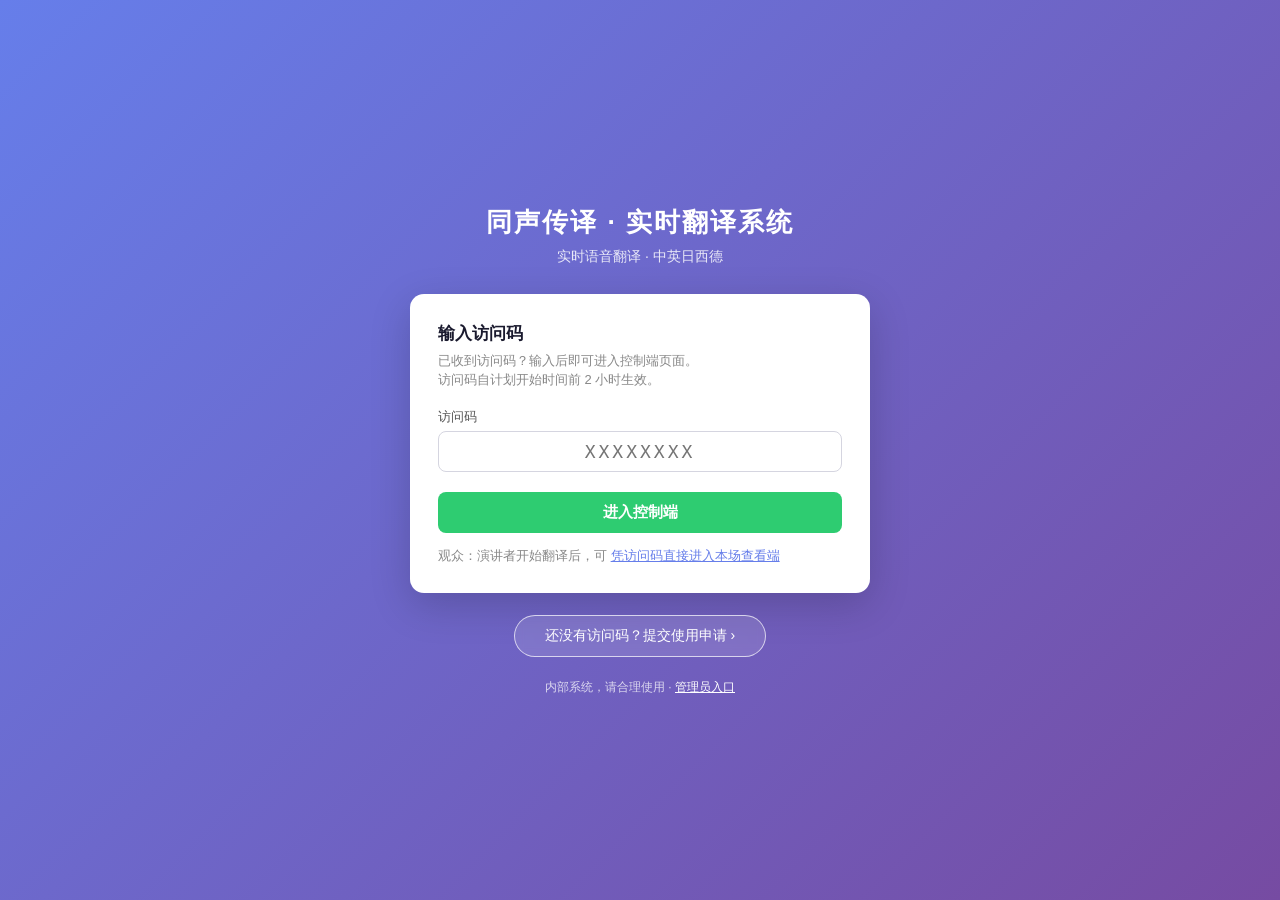
<file: frontend/welcome.html>
<!DOCTYPE html>
<html lang="zh-CN">
<head>
    <meta charset="UTF-8">
    <meta name="viewport" content="width=device-width, initial-scale=1.0">
    <title>同声传译 · 实时翻译</title>
    <style>
        * { margin: 0; padding: 0; box-sizing: border-box; }
        body {
            font-family: -apple-system, BlinkMacSystemFont, "Segoe UI", "PingFang SC", "Microsoft YaHei", sans-serif;
            background: linear-gradient(135deg, #667eea 0%, #764ba2 100%);
            min-height: 100vh; display: flex; align-items: center; justify-content: center; padding: 20px;
        }
        .container { width: 100%; max-width: 880px; }
        .header { text-align: center; color: #fff; margin-bottom: 28px; }
        .header h1 { font-size: 26px; font-weight: 600; letter-spacing: 2px; }
        .header p { margin-top: 8px; opacity: .85; font-size: 14px; }
        .cards { display: grid; grid-template-columns: 1fr 1fr; gap: 20px; }
        .cards.single { grid-template-columns: minmax(0, 460px); justify-content: center; }
        @media (max-width: 720px) { .cards { grid-template-columns: 1fr; } }
        .card {
            background: #fff; border-radius: 14px; padding: 28px;
            box-shadow: 0 12px 40px rgba(0,0,0,.18);
        }
        .card h2 { font-size: 17px; color: #1a1a2e; margin-bottom: 6px; }
        .card .sub { font-size: 13px; color: #888; margin-bottom: 18px; line-height: 1.5; }
        .field { margin-bottom: 14px; }
        .field label { display: block; font-size: 13px; color: #555; margin-bottom: 5px; }
        .field label .req { color: #e74c3c; margin-left: 2px; }
        .field input, .field select {
            width: 100%; padding: 9px 12px; border: 1px solid #d5d5e0; border-radius: 8px;
            font-size: 14px; outline: none; transition: border .15s;
        }
        .field input:focus, .field select:focus { border-color: #667eea; }
        .row { display: grid; grid-template-columns: 1fr 1fr; gap: 12px; }
        .btn {
            width: 100%; padding: 11px; border: none; border-radius: 8px; cursor: pointer;
            font-size: 15px; font-weight: 600; color: #fff; background: #667eea;
            transition: background .15s; margin-top: 6px;
        }
        .btn:hover { background: #5a6fd8; }
        .btn:disabled { background: #b0b0c0; cursor: not-allowed; }
        .btn.secondary { background: #2ecc71; }
        .btn.secondary:hover { background: #27ae60; }
        .msg { margin-top: 12px; font-size: 13px; border-radius: 8px; padding: 10px 12px; display: none; line-height: 1.5; }
        .msg.ok { display: block; background: #e8f8f0; color: #1e8e5a; }
        .msg.err { display: block; background: #fdecea; color: #c0392b; }
        .code-input { text-transform: uppercase; letter-spacing: 3px; font-size: 18px !important; text-align: center; font-family: monospace; }
        .footer { text-align: center; color: rgba(255,255,255,.75); font-size: 12px; margin-top: 22px; }
        .footer a { color: #fff; }
        .apply-toggle {
            display: block; margin: 22px auto 0; padding: 11px 30px; border: 1.5px solid rgba(255,255,255,.7);
            border-radius: 24px; background: rgba(255,255,255,.12); color: #fff; font-size: 14px;
            cursor: pointer; transition: background .15s, border .15s; backdrop-filter: blur(4px);
        }
        .apply-toggle:hover { background: rgba(255,255,255,.22); border-color: #fff; }
        .hidden { display: none !important; }
    </style>
</head>
<body>
    <div class="container">
        <div class="header">
            <h1>同声传译 · 实时翻译系统</h1>
            <p>实时语音翻译 · 中英日西德</p>
        </div>

        <div class="cards single" id="cardsWrap">
            <!-- 申请使用（默认隐藏，点击下方按钮展开） -->
            <div class="card hidden" id="requestCard">
                <h2>申请使用</h2>
                <div class="sub">提交申请后请等待审批，审批通过后访问码会发送到你的邮箱。</div>
                <form id="requestForm">
                    <div class="field">
                        <label>申请人<span class="req">*</span></label>
                        <input type="text" id="applicant" required maxlength="50" placeholder="姓名">
                    </div>
                    <div class="field">
                        <label>邮箱<span class="req">*</span></label>
                        <input type="email" id="email" required maxlength="100" placeholder="name@company.com">
                    </div>
                    <div class="field">
                        <label>部门</label>
                        <input type="text" id="department" maxlength="50" placeholder="所在部门">
                    </div>
                    <div class="field">
                        <label>使用主题</label>
                        <input type="text" id="topic" maxlength="100" placeholder="例如：季度会议同传">
                    </div>
                    <div class="row">
                        <div class="field">
                            <label>使用时间<span class="req">*</span></label>
                            <input type="datetime-local" id="planned_start" required>
                        </div>
                        <div class="field">
                            <label>预计时长<span class="req">*</span></label>
                            <select id="planned_duration_min">
                                <option value="30">30 分钟</option>
                                <option value="60" selected>1 小时</option>
                                <option value="90">1.5 小时</option>
                                <option value="120">2 小时</option>
                                <option value="180">3 小时</option>
                                <option value="240">4 小时</option>
                            </select>
                        </div>
                    </div>
                    <button type="submit" class="btn" id="submitBtn">提交申请</button>
                    <div class="msg" id="requestMsg"></div>
                </form>
            </div>

            <!-- 访问码进入 -->
            <div class="card">
                <h2>输入访问码</h2>
                <div class="sub">已收到访问码？输入后即可进入控制端页面。<br>访问码自计划开始时间前 2 小时生效。</div>
                <form id="verifyForm">
                    <div class="field">
                        <label>访问码</label>
                        <input type="text" id="code" class="code-input" required maxlength="8"
                               placeholder="XXXXXXXX" autocomplete="off">
                    </div>
                    <button type="submit" class="btn secondary" id="verifyBtn">进入控制端</button>
                    <div class="msg" id="verifyMsg"></div>
                </form>
                <div style="margin-top:14px;font-size:13px;color:#888;">
                    观众：演讲者开始翻译后，可
                    <a href="#" onclick="enterViewer();return false;" style="color:#667eea;">凭访问码直接进入本场查看端</a>
                </div>
            </div>
        </div>

        <button class="apply-toggle" id="applyToggle">还没有访问码？提交使用申请 ›</button>

        <div class="footer">内部系统，请合理使用 · <a href="/admin">管理员入口</a></div>
    </div>

<script>
const $ = (id) => document.getElementById(id);

function showMsg(el, text, ok) {
    el.textContent = text;
    el.className = 'msg ' + (ok ? 'ok' : 'err');
}

async function postJSON(url, body) {
    const resp = await fetch(url, {
        method: 'POST',
        headers: {'Content-Type': 'application/json'},
        body: JSON.stringify(body)
    });
    let data = {};
    try { data = await resp.json(); } catch (e) {}
    return {status: resp.status, ok: resp.ok && data.ok !== false, data};
}

$('requestForm').addEventListener('submit', async (e) => {
    e.preventDefault();
    const btn = $('submitBtn');
    btn.disabled = true; btn.textContent = '提交中...';
    try {
        const r = await postJSON('/api/request', {
            applicant: $('applicant').value.trim(),
            email: $('email').value.trim(),
            department: $('department').value.trim(),
            topic: $('topic').value.trim(),
            planned_start: $('planned_start').value,
            planned_duration_min: parseInt($('planned_duration_min').value, 10)
        });
        if (r.ok) {
            showMsg($('requestMsg'), '✓ ' + (r.data.message || '申请已提交'), true);
            e.target.reset();
        } else {
            showMsg($('requestMsg'), r.data.error || '提交失败，请稍后再试', false);
        }
    } catch (err) {
        showMsg($('requestMsg'), '网络错误，请稍后再试', false);
    } finally {
        btn.disabled = false; btn.textContent = '提交申请';
    }
});

async function verifyCode(target) {
    const code = $('code').value.trim().toUpperCase();
    if (!code) { showMsg($('verifyMsg'), '请输入访问码', false); return; }
    const btn = $('verifyBtn');
    btn.disabled = true; btn.textContent = '验证中...';
    try {
        const r = await postJSON('/api/verify', {code, target});
        if (r.ok) {
            window.location.href = r.data.redirect || '/app';
        } else {
            showMsg($('verifyMsg'), r.data.error || '访问码验证失败', false);
            btn.disabled = false; btn.textContent = '进入控制端';
        }
    } catch (err) {
        showMsg($('verifyMsg'), '网络错误，请稍后再试', false);
        btn.disabled = false; btn.textContent = '进入控制端';
    }
}

$('verifyForm').addEventListener('submit', (e) => { e.preventDefault(); verifyCode('app'); });
function enterViewer() { verifyCode('viewer'); }

// 申请卡片展开/收起
const requestCard = $('requestCard');
const applyToggle = $('applyToggle');
applyToggle.addEventListener('click', () => {
    const collapsed = requestCard.classList.contains('hidden');
    requestCard.classList.toggle('hidden', !collapsed);
    $('cardsWrap').classList.toggle('single', !collapsed);
    applyToggle.textContent = collapsed ? '收起申请表单 ⌃' : '还没有访问码？提交使用申请 ›';
    if (collapsed) {
        // 展开后聚焦第一个必填项，移动端自动滚动到表单
        requestCard.scrollIntoView({behavior: 'smooth', block: 'nearest'});
        setTimeout(() => $('applicant').focus(), 300);
    }
});

// 默认使用时间填明天 9:00
(function () {
    const d = new Date(Date.now() + 24 * 3600 * 1000);
    const pad = (n) => String(n).padStart(2, '0');
    $('planned_start').value = `${d.getFullYear()}-${pad(d.getMonth() + 1)}-${pad(d.getDate())}T09:00`;
})();
</script>
</body>
</html>
</file>
